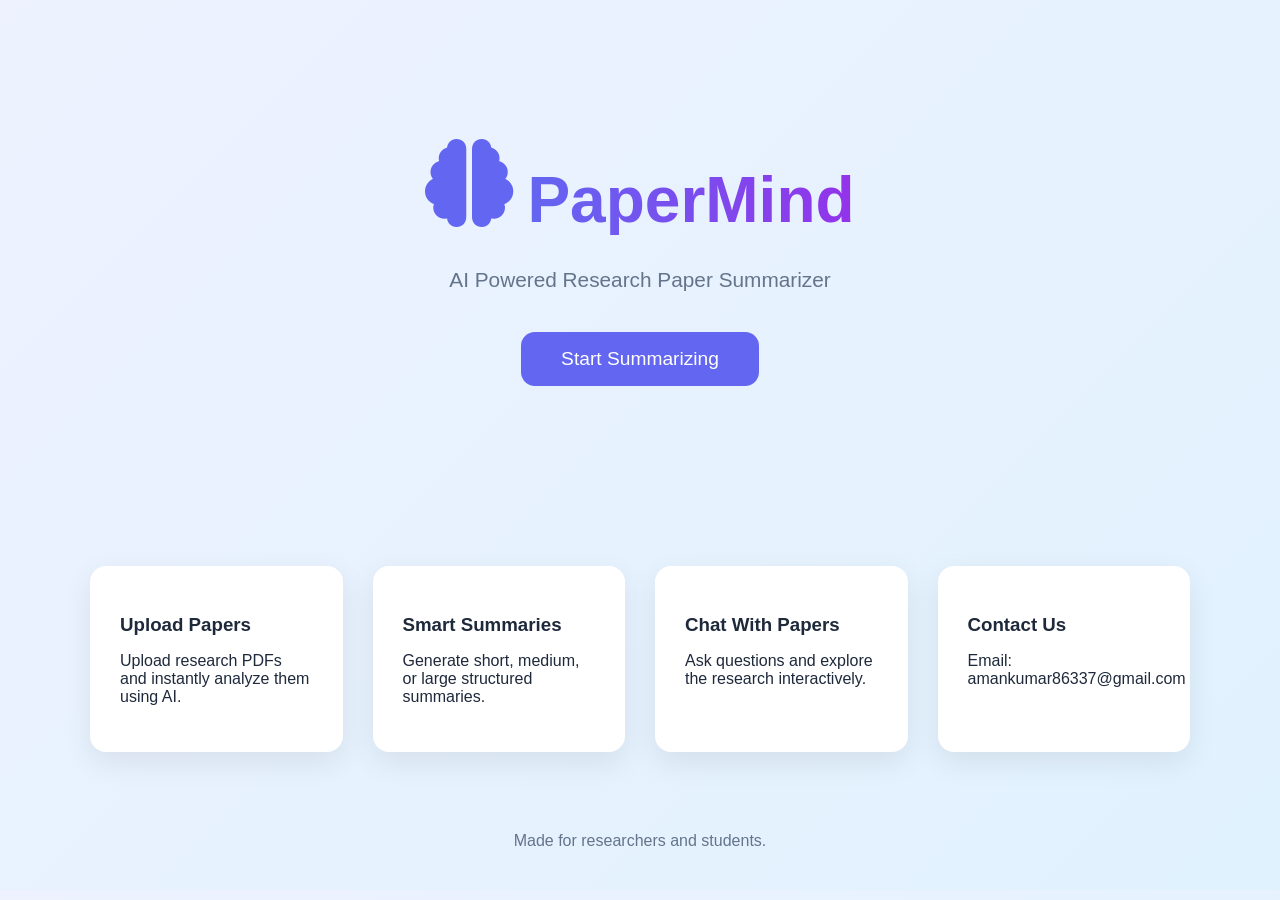
<file: research paper summarizer/templates/home.html>
<!DOCTYPE html>
<html lang="en">
<head>
<meta charset="UTF-8">
<meta name="viewport" content="width=device-width, initial-scale=1.0">
<title>PaperMind • AI Research Assistant</title>
<link rel="stylesheet" href="https://cdnjs.cloudflare.com/ajax/libs/font-awesome/6.6.0/css/all.min.css">
<style>

body{
font-family:Segoe UI, sans-serif;
margin:0;
background:linear-gradient(135deg,#eef2ff,#e0f2fe);
color:#1e293b;
}

.hero{
text-align:center;
padding:120px 20px;
}

.hero h1{
font-size:4rem;
margin-bottom:10px;
background:linear-gradient(90deg,#6366f1,#9333ea);
background-clip:text;
-webkit-background-clip:text;
color:transparent;
}

.hero p{
font-size:1.3rem;
color:#64748b;
margin-bottom:40px;
}

.logo{
display:flex;
align-items:center;
justify-content:center;
gap:14px;
margin-bottom:7px;
}

.logo i{
font-size:5.5rem;
color:#6366f1;
}

.start-btn{
padding:16px 40px;
font-size:1.2rem;
border:none;
border-radius:14px;
background:#6366f1;
color:white;
cursor:pointer;
transition:0.3s;
}

.start-btn:hover{
transform:translateY(-3px);
background:#4f46e5;
}

.features{
display:grid;
grid-template-columns:repeat(auto-fit,minmax(250px,1fr));
gap:30px;
max-width:1100px;
margin:60px auto;
padding:0 20px;
}

.card{
background:white;
padding:30px;
border-radius:16px;
box-shadow:0 10px 30px rgba(0,0,0,0.08);
}

.card h3{
margin-bottom:10px;
}

.contact{
text-align:center;
margin:80px 0 40px 0;
color:#64748b;
}

</style>
</head>

<body>

<div class="hero">

<div class="logo">
<i class="fas fa-brain"></i>
<h1>PaperMind</h1>
</div>

<p>AI Powered Research Paper Summarizer</p>

<a href="/app">
<button class="start-btn">Start Summarizing</button>
</a>

</div>

<div class="features">

<div class="card">
<h3>Upload Papers</h3>
<p>Upload research PDFs and instantly analyze them using AI.</p>
</div>

<div class="card">
<h3>Smart Summaries</h3>
<p>Generate short, medium, or large structured summaries.</p>
</div>

<div class="card">
<h3>Chat With Papers</h3>
<p>Ask questions and explore the research interactively.</p>
</div>

<div class="card">
<h3>Contact Us</h3>
<p>Email: amankumar86337@gmail.com</p>
</div>

</div>

<div class="contact">
<p>Made for researchers and students.</p>
</div>

</body>
</html>
</file>
